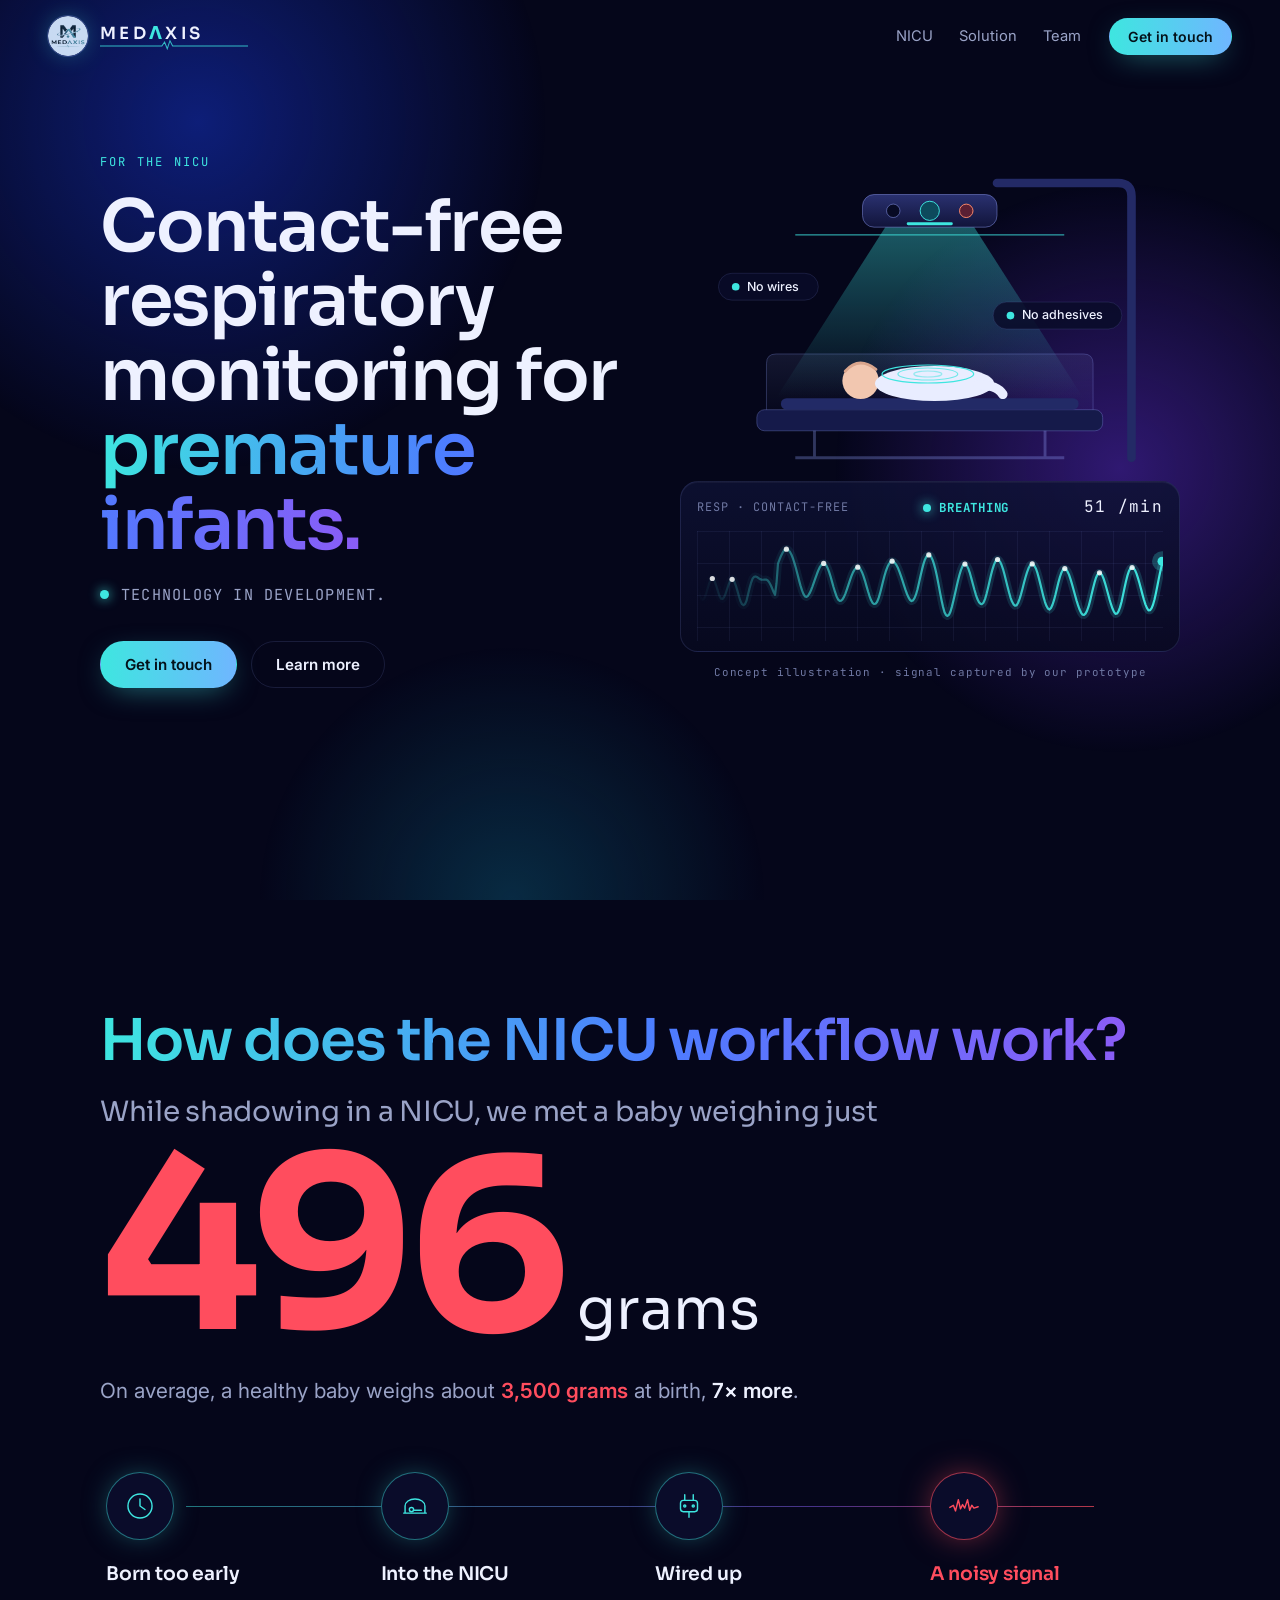
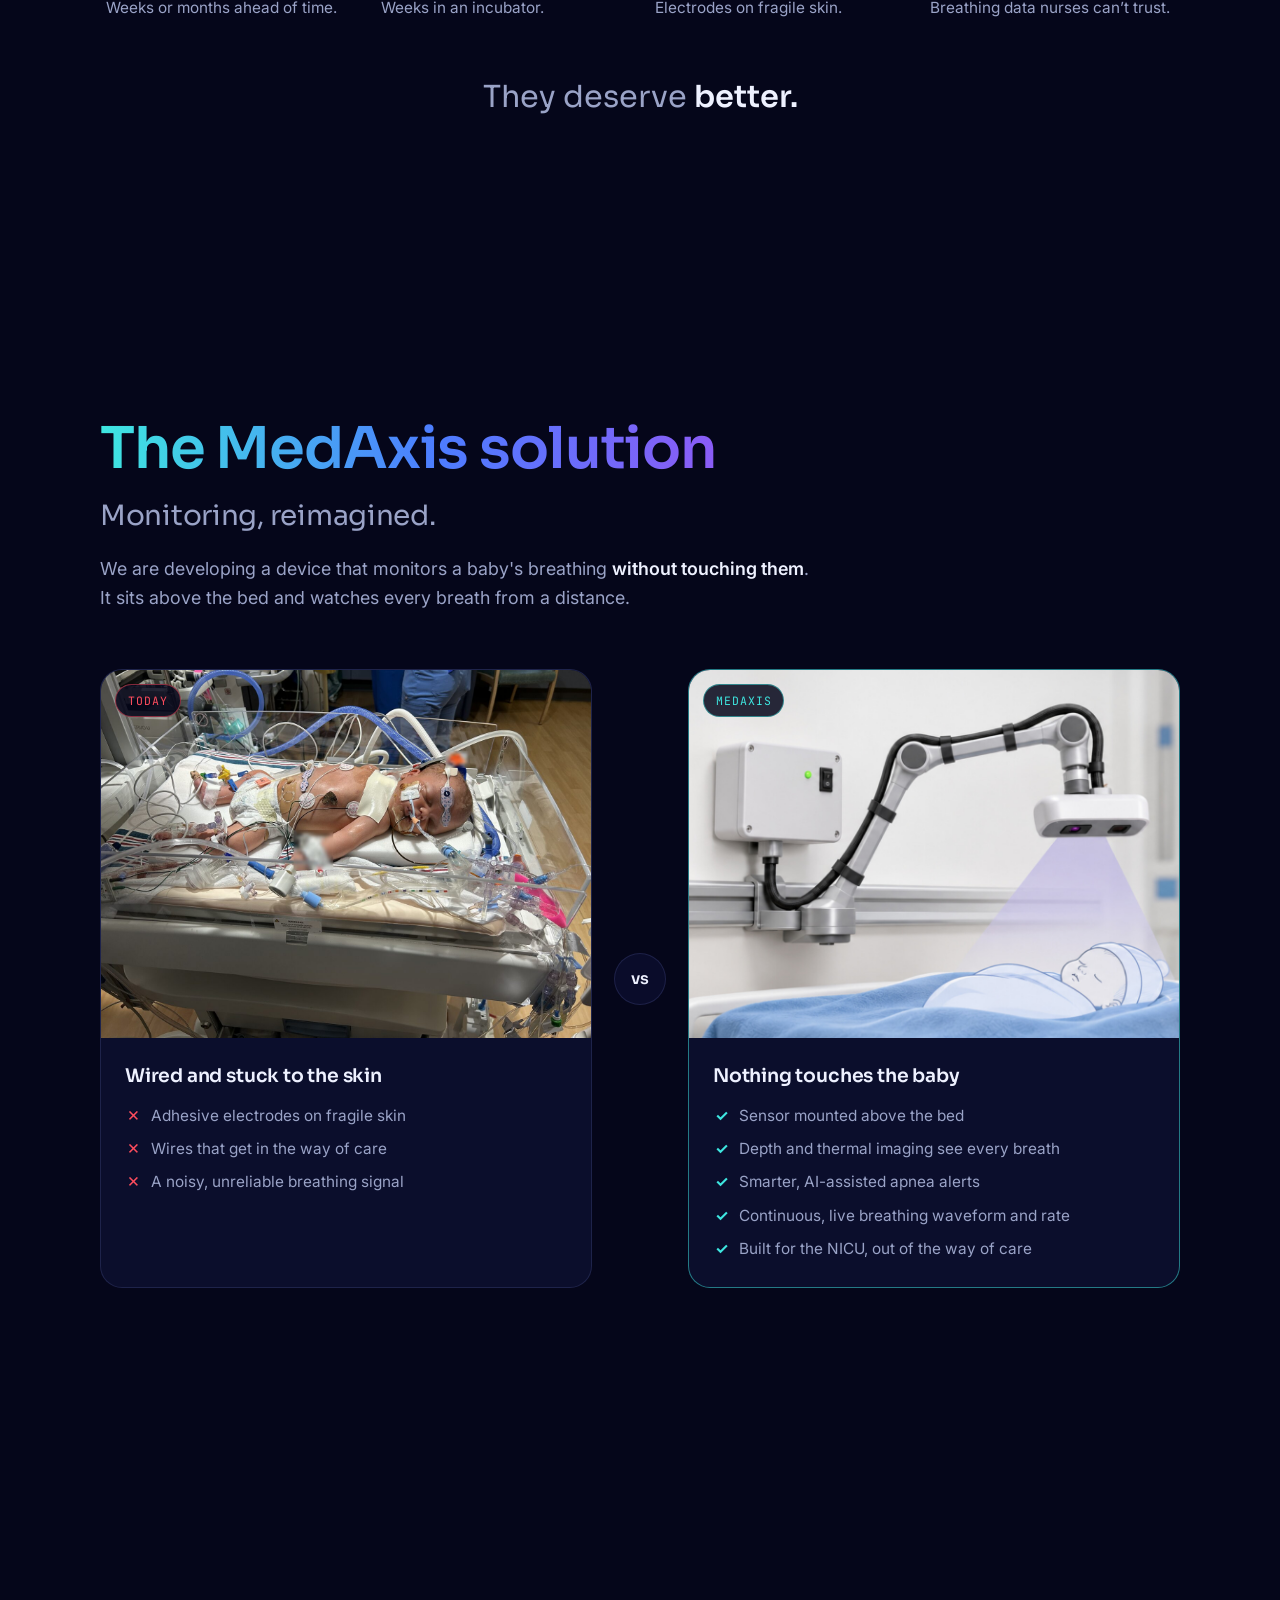
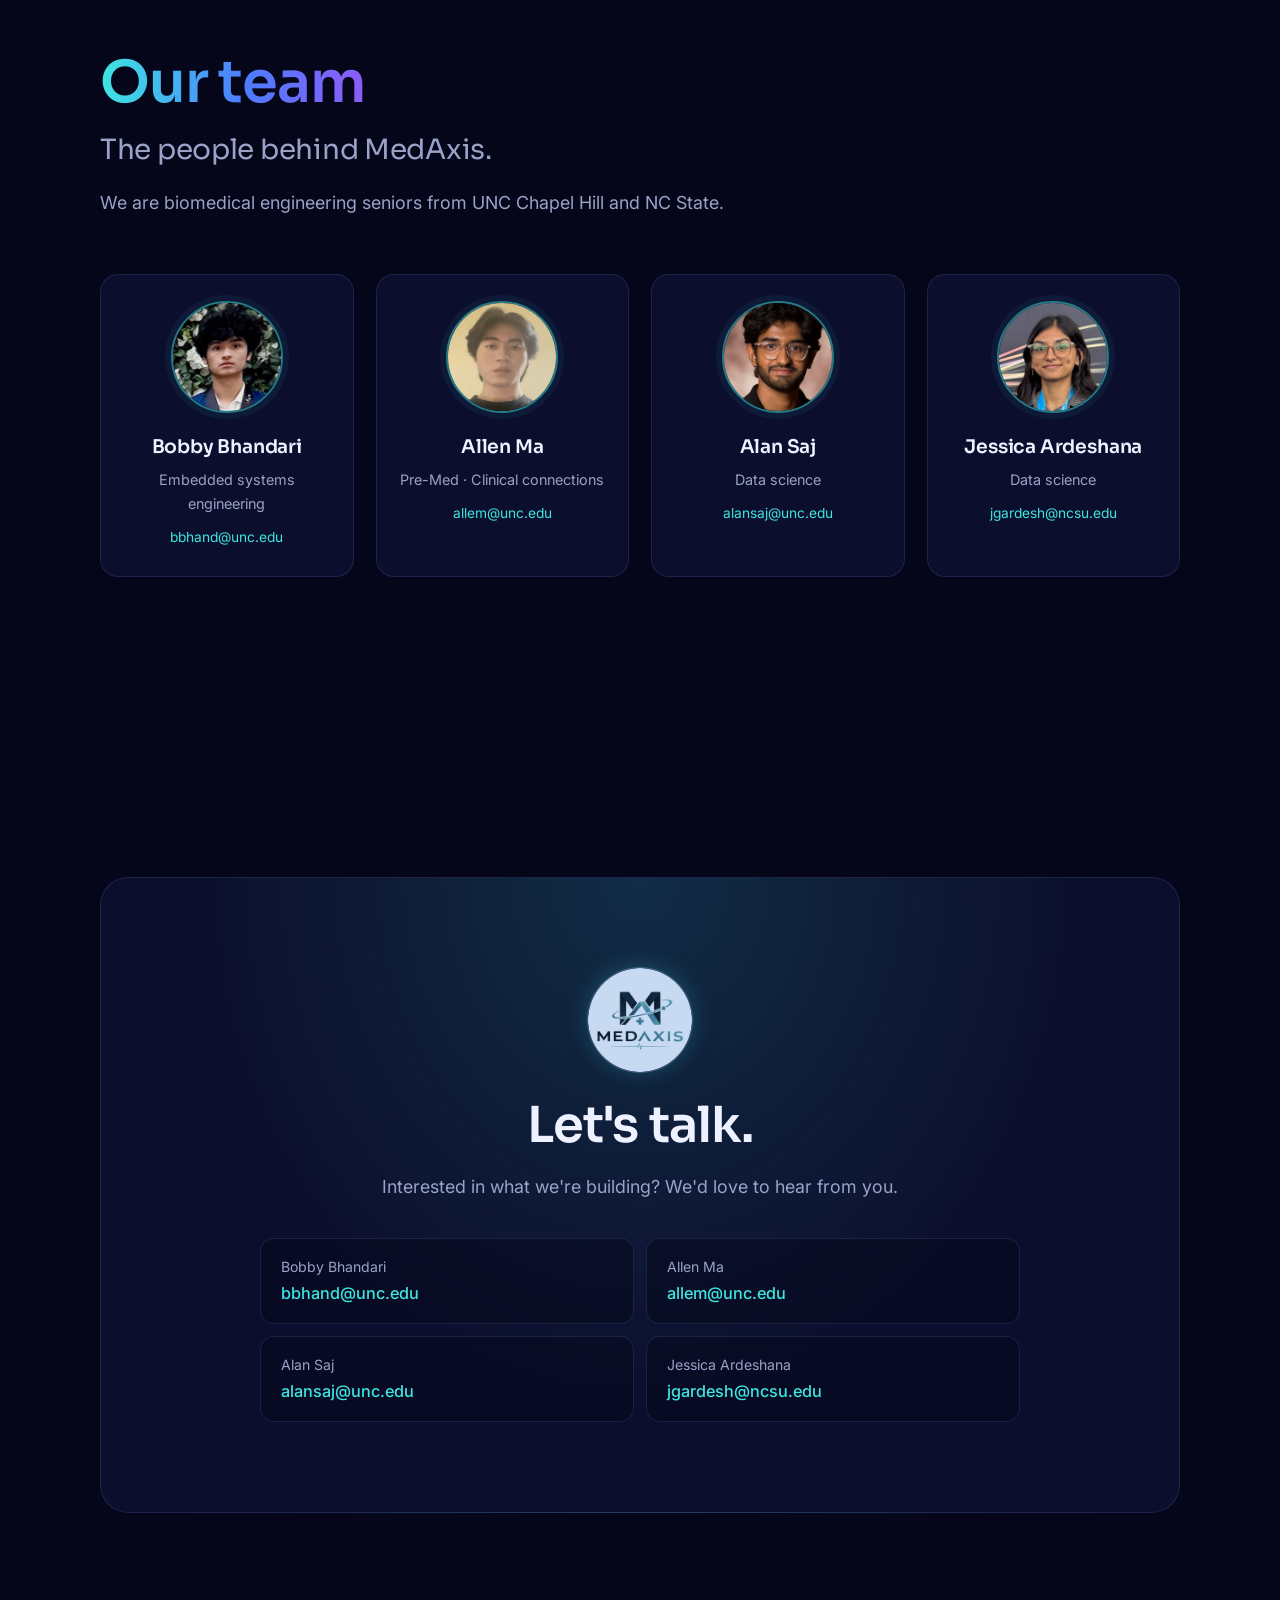
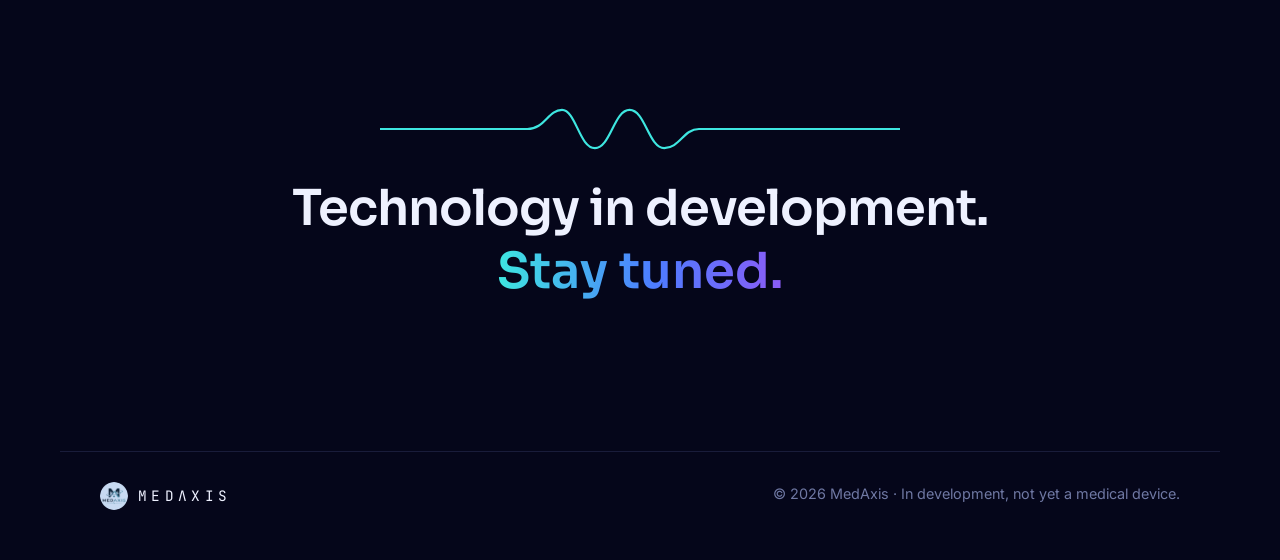
<file: docs/index.html>
<!doctype html>
<html lang="en">
<head>
  <meta charset="utf-8">
  <meta name="viewport" content="width=device-width, initial-scale=1">
  <title>MedAxis · Contact-free respiratory monitoring for premature infants</title>
  <meta name="description" content="MedAxis is developing an intelligent, depth-imaging system to track breathing movements and support more reliable apnea monitoring in neonatal intensive care units.">
  <meta name="theme-color" content="#05061a">
  <meta property="og:title" content="MedAxis">
  <meta property="og:description" content="Contact-free respiratory monitoring for premature infants.">
  <meta property="og:type" content="website">
  <meta property="og:url" content="https://jessicaardeshana.github.io/neonatal_respiratory_monitoring/">
  <meta property="og:image" content="https://jessicaardeshana.github.io/neonatal_respiratory_monitoring/assets/img/share.jpg">
  <meta property="og:image:width" content="1200">
  <meta property="og:image:height" content="630">
  <meta property="og:image:alt" content="MedAxis: contact-free respiratory monitoring for premature infants">
  <meta name="twitter:card" content="summary_large_image">
  <meta name="twitter:image" content="https://jessicaardeshana.github.io/neonatal_respiratory_monitoring/assets/img/share.jpg">
  <link rel="icon" href="assets/img/logo.png" type="image/png">
  <link rel="apple-touch-icon" href="assets/img/apple-touch-icon.png">
  <link rel="preconnect" href="https://fonts.googleapis.com">
  <link rel="preconnect" href="https://fonts.gstatic.com" crossorigin>
  <link href="https://fonts.googleapis.com/css2?family=Sora:wght@300;400;600;700&family=Inter:wght@400;500;600&family=JetBrains+Mono:wght@400;500&display=swap" rel="stylesheet">
  <link rel="stylesheet" href="styles.css?v=202611231834">
</head>
<body>
  <div class="aurora" aria-hidden="true"><span></span><span></span><span></span></div>

  <header class="nav" id="nav">
    <a class="brand" href="#top" aria-label="MedAxis home">
      <img class="brand-logo" src="assets/img/logo.png" alt="" width="40" height="40">
      <svg class="wordmark" viewBox="0 0 220 40" aria-hidden="true">
        <text x="0" y="24" class="wm-text">MED<tspan class="wm-lambda">Λ</tspan>XIS</text>
        <path class="wm-pulse" d="M0 35 H92 l4 -6 l4 10 l4 -12 l4 8 H220" />
      </svg>
    </a>
    <nav class="nav-links" aria-label="Sections">
      <a href="#why">NICU</a>
      <a href="#solution">Solution</a>
      <a href="#team">Team</a>
    </nav>
    <a class="btn btn-small" href="#contact">Get in touch</a>
  </header>

  <main id="top">
    <!-- HERO -->
    <section class="hero">
      <div class="hero-copy reveal">
        <p class="eyebrow">For the NICU</p>
        <h1>Contact-free respiratory monitoring for <span class="grad">premature infants.</span></h1>
        <p class="lede hero-status-line"><span class="dev-dot" aria-hidden="true"></span>Technology in development.</p>
        <div class="cta-row">
          <a class="btn" href="#contact">Get in touch</a>
          <a class="btn btn-ghost" href="#why">Learn more</a>
        </div>
      </div>

      <figure class="scene reveal" aria-label="Illustration: the MedAxis sensor above a baby in a NICU bed, tracking breathing without touching the baby">
        <svg class="scene-art" viewBox="0 0 520 330" aria-hidden="true">
          <defs>
            <linearGradient id="beam" x1="0" y1="0" x2="0" y2="1">
              <stop offset="0" stop-color="#3ee6e0" stop-opacity=".38"/>
              <stop offset="1" stop-color="#3ee6e0" stop-opacity="0"/>
            </linearGradient>
            <linearGradient id="beamPause" x1="0" y1="0" x2="0" y2="1">
              <stop offset="0" stop-color="#ffb547" stop-opacity=".38"/>
              <stop offset="1" stop-color="#ffb547" stop-opacity="0"/>
            </linearGradient>
            <linearGradient id="beamAlert" x1="0" y1="0" x2="0" y2="1">
              <stop offset="0" stop-color="#ff4d5e" stop-opacity=".45"/>
              <stop offset="1" stop-color="#ff4d5e" stop-opacity="0"/>
            </linearGradient>
            <linearGradient id="metal" x1="0" y1="0" x2="0" y2="1">
              <stop offset="0" stop-color="#2a3170"/><stop offset="1" stop-color="#11143a"/>
            </linearGradient>
            <linearGradient id="hood" x1="0" y1="0" x2="0" y2="1">
              <stop offset="0" stop-color="#9fb3ff" stop-opacity=".10"/><stop offset="1" stop-color="#9fb3ff" stop-opacity=".02"/>
            </linearGradient>
          </defs>
          <!-- mount -->
          <path class="arm" d="M470 312 V40 Q470 26 456 26 H330"/>
          <!-- sensing field -->
          <polygon class="field" points="215,70 305,70 420,250 100,250"/>
          <line class="scanline" x1="120" x2="400" y1="80" y2="80"/>
          <!-- sensor head -->
          <rect x="190" y="38" width="140" height="34" rx="12" fill="url(#metal)" stroke="rgba(150,165,255,.45)"/>
          <circle cx="222" cy="55" r="7" class="lens"/>
          <circle cx="260" cy="55" r="10" class="lens lens-depth"/>
          <circle cx="298" cy="55" r="7" class="lens lens-thermal"/>
          <rect x="236" y="67" width="48" height="3" rx="1.5" class="led"/>
          <!-- bed -->
          <rect x="80" y="262" width="360" height="22" rx="8" fill="#151a4a" stroke="rgba(150,165,255,.3)"/>
          <path d="M90 262 V214 Q90 204 100 204 H420 Q430 204 430 214 V262" fill="url(#hood)" stroke="rgba(150,165,255,.28)"/>
          <rect x="105" y="250" width="310" height="12" rx="6" fill="#222a66"/>
          <path d="M140 284 V312 M380 284 V312 M120 312 H400" stroke="rgba(150,165,255,.3)" stroke-width="3" fill="none"/>
          <!-- baby -->
          <g class="baby">
            <circle cx="188" cy="232" r="19" fill="#f2c7b0"/>
            <path d="M172 222 Q186 206 204 220" fill="none" stroke="#d9a58c" stroke-width="3" stroke-linecap="round"/>
            <g class="chest"><ellipse cx="265" cy="238" rx="62" ry="15" fill="#e9edff"/></g>
            <path d="M310 236 Q330 236 336 246" stroke="#e9edff" stroke-width="10" stroke-linecap="round" fill="none"/>
          </g>
          <!-- depth contours on the chest -->
          <g class="contour">
            <ellipse cx="258" cy="228" rx="46" ry="9"/>
            <ellipse cx="258" cy="228" rx="30" ry="6"/>
            <ellipse cx="258" cy="228" rx="14" ry="3"/>
          </g>
          <!-- alert pill: shown while the monitor reports a pause / apnea -->
          <g class="scene-pill pill-pause" opacity="0"><rect x="205" y="176" width="110" height="26" rx="13" fill="#0a0c2a"/><text x="260" y="193.5" text-anchor="middle">Pause</text></g>
          <g class="scene-pill pill-apnea" opacity="0"><rect x="190" y="176" width="140" height="26" rx="13" fill="#0a0c2a"/><text x="260" y="193.5" text-anchor="middle">Apnea detected</text></g>
          <!-- labels -->
          <g class="tag"><rect x="40" y="120" width="104" height="28" rx="14"/><circle cx="58" cy="134" r="4" class="tag-dot"/><text x="70" y="138">No wires</text></g>
          <g class="tag"><rect x="326" y="150" width="134" height="28" rx="14"/><circle cx="344" cy="164" r="4" class="tag-dot"/><text x="356" y="168">No adhesives</text></g>
        </svg>
        <div class="monitor">
          <div class="monitor-bar">
            <span class="mono dim">RESP · CONTACT-FREE</span>
            <span class="status" id="hero-status"><i></i><b id="hero-state">Breathing</b></span>
            <span class="mono speed" id="hero-speed" hidden>▶▶ 4× speed</span>
            <span class="mono readout" id="hero-readout">— /min</span>
          </div>
          <canvas id="hero-signal" height="110"></canvas>
        </div>
        <figcaption class="mono dim">Concept illustration · signal captured by our prototype</figcaption>
      </figure>
    </section>

    <!-- WHY -->
    <section class="story" id="why">
      <h2 class="section-title reveal">How does the NICU workflow work?</h2>
      <p class="section-sub story-line reveal">While shadowing in a NICU, we met a baby weighing just</p>
      <p class="big-number reveal" aria-label="500 grams"><span id="grams" data-to="500">0</span><small>grams</small></p>
      <div class="compare-weight reveal">
        <p>On average, a healthy baby weighs about <strong class="red">3,500 grams</strong> at birth, <strong>7× more</strong>.</p>
      </div>

      <ol class="journey">
        <li class="step reveal">
          <span class="step-icon" aria-hidden="true"><svg viewBox="0 0 48 48"><circle cx="24" cy="24" r="17"/><path d="M24 14v10l7 5"/></svg></span>
          <h3>Born too early</h3>
          <p>Weeks or months ahead of time.</p>
        </li>
        <li class="step reveal">
          <span class="step-icon" aria-hidden="true"><svg viewBox="0 0 48 48"><path d="M8 34h32M10 34V24a14 10 0 0 1 28 0v10"/><circle cx="19" cy="29" r="3"/><path d="M23 30h10"/></svg></span>
          <h3>Into the NICU</h3>
          <p>Weeks in an incubator.</p>
        </li>
        <li class="step reveal">
          <span class="step-icon" aria-hidden="true"><svg viewBox="0 0 48 48"><rect x="12" y="16" width="24" height="16" rx="4"/><path d="M18 16V8M30 16V8M24 32v8"/><circle cx="18" cy="24" r="1.5"/><circle cx="30" cy="24" r="1.5"/></svg></span>
          <h3>Wired up</h3>
          <p>Electrodes on fragile skin.</p>
        </li>
        <li class="step step-alert reveal">
          <span class="step-icon" aria-hidden="true"><svg viewBox="0 0 48 48"><path d="M4 26l5-3 3 8 4-16 3 13 3-6 3 5 4-12 3 15 3-7 3 4 6-2"/></svg></span>
          <h3>A noisy signal</h3>
          <p>Breathing data nurses can’t trust.</p>
        </li>
      </ol>
      <p class="punch reveal">They deserve <strong>better.</strong></p>
    </section>

    <!-- SOLUTION -->
    <section class="solution" id="solution">
      <div class="section-head reveal">
        <h2 class="section-title">The MedAxis solution</h2>
        <p class="section-sub">Monitoring, reimagined.</p>
        <p class="lede">We are developing a device that monitors a baby's breathing <strong>without touching them</strong>. It sits above the bed and watches every breath from a distance.</p>
      </div>

      <div class="compare">
        <figure class="vs-card vs-today reveal">
          <span class="vs-label mono">Today</span>
          <img src="assets/img/nicu_today.jpg" alt="A premature baby in a NICU bed covered in adhesive electrodes, wires and tubes" loading="lazy" width="1400" height="1050">
          <figcaption>
            <h3>Wired and stuck to the skin</h3>
            <ul>
              <li>Adhesive electrodes on fragile skin</li>
              <li>Wires that get in the way of care</li>
              <li>A noisy, unreliable breathing signal</li>
            </ul>
          </figcaption>
        </figure>
        <span class="vs-badge" aria-hidden="true">vs</span>
        <figure class="vs-card vs-medaxis reveal">
          <span class="vs-label mono">MedAxis</span>
          <img src="assets/img/medaxis_device.jpg" alt="Concept render of the MedAxis sensor on an arm above a sleeping infant, sensing breathing from a distance" loading="lazy" width="1026" height="770">
          <figcaption>
            <h3>Nothing touches the baby</h3>
            <ul>
              <li>Sensor mounted above the bed</li>
              <li>Depth and thermal imaging see every breath</li>
              <li>Smarter, AI-assisted apnea alerts</li>
              <li>Continuous, live breathing waveform and rate</li>
              <li>Built for the NICU, out of the way of care</li>
            </ul>
          </figcaption>
        </figure>
      </div>

    </section>

    <!-- TEAM -->
    <section class="team" id="team">
      <div class="section-head reveal">
        <h2 class="section-title">Our team</h2>
        <p class="section-sub">The people behind MedAxis.</p>
        <p class="lede">We are biomedical engineering seniors from UNC Chapel Hill and NC State.</p>
      </div>
      <div class="people">
        <article class="person reveal" data-initials="BB"><img src="assets/team/bobby.jpg" alt="Bobby Bhandari" loading="lazy">
          <h3>Bobby Bhandari</h3><p class="role">Embedded systems engineering</p><a href="mailto:bbhand@unc.edu">bbhand@unc.edu</a></article>
        <article class="person reveal" data-initials="AM"><img src="assets/team/allen.jpg" alt="Allen Ma" loading="lazy">
          <h3>Allen Ma</h3><p class="role">Pre-Med · Clinical connections</p><a href="mailto:allem@unc.edu">allem@unc.edu</a></article>
        <article class="person reveal" data-initials="AS"><img src="assets/team/alan.jpg" alt="Alan Saj" loading="lazy">
          <h3>Alan Saj</h3><p class="role">Data science</p><a href="mailto:alansaj@unc.edu">alansaj@unc.edu</a></article>
        <article class="person reveal" data-initials="JA"><img src="assets/team/jessica.jpg" alt="Jessica Ardeshana" loading="lazy">
          <h3>Jessica Ardeshana</h3><p class="role">Data science</p><a href="mailto:jgardesh@ncsu.edu">jgardesh@ncsu.edu</a></article>
      </div>
    </section>

    <!-- CONTACT -->
    <section class="contact" id="contact">
      <div class="contact-card reveal">
        <img class="contact-logo" src="assets/img/logo.png" alt="MedAxis logo" width="104" height="104" loading="lazy">
        <h2>Let's talk.</h2>
        <p class="lede">Interested in what we're building? We'd love to hear from you.</p>
        <ul class="contact-list">
          <li><a href="mailto:bbhand@unc.edu?subject=Hello%20MedAxis"><span>Bobby Bhandari</span><b>bbhand@unc.edu</b></a></li>
          <li><a href="mailto:allem@unc.edu?subject=Hello%20MedAxis"><span>Allen Ma</span><b>allem@unc.edu</b></a></li>
          <li><a href="mailto:alansaj@unc.edu?subject=Hello%20MedAxis"><span>Alan Saj</span><b>alansaj@unc.edu</b></a></li>
          <li><a href="mailto:jgardesh@ncsu.edu?subject=Hello%20MedAxis"><span>Jessica Ardeshana</span><b>jgardesh@ncsu.edu</b></a></li>
        </ul>
      </div>
    </section>

    <!-- STAY TUNED -->
    <section class="tuned">
      <div class="tuned-inner reveal">
        <svg class="tuned-line" viewBox="0 0 600 60" aria-hidden="true"><path d="M0 30 H170 C190 30 194 8 210 8 S230 52 248 52 S270 8 288 8 S310 52 328 52 S350 30 368 30 H600"/></svg>
        <h2>Technology in development.</h2>
        <p class="tuned-sub grad">Stay tuned.</p>
      </div>
    </section>
  </main>

  <footer class="footer">
    <div class="footer-row">
      <span class="footer-brand"><img src="assets/img/logo.png" alt="" width="28" height="28" loading="lazy"><span class="mono">MEDΛXIS</span></span>
      <span class="dim">© 2026 MedAxis · In development, not yet a medical device.</span>
    </div>
  </footer>

  <script src="assets/data/trace.js?v=202611231834"></script>
  <script src="main.js?v=202611231834"></script>
</body>
</html>
</file>
<file: docs/styles.css>
/* MedAxis — "Signal" direction. Deep navy, drifting blue/violet light (from the
   pitch deck), cyan for signals, red reserved for alerts. */
:root {
  --bg: #05061a;
  --bg-2: #0a0c2a;
  --panel: rgba(18, 22, 60, 0.55);
  --line: rgba(150, 165, 255, 0.14);
  --text: #eef1ff;
  --muted: #9aa3c7;
  --dim: #6f78a3;
  --cyan: #3ee6e0;
  --blue: #4d7cff;
  --violet: #8b5cf6;
  --red: #ff4d5e;
  --amber: #ffb547;
  --radius: 18px;
  --max: 1160px;
  --font-display: "Sora", system-ui, sans-serif;
  --font-body: "Inter", system-ui, -apple-system, sans-serif;
  --font-mono: "JetBrains Mono", ui-monospace, Menlo, monospace;
}

* { box-sizing: border-box; }
html { scroll-behavior: smooth; scroll-padding-top: 84px; }
body {
  margin: 0;
  background: var(--bg);
  color: var(--text);
  font: 400 17px/1.65 var(--font-body);
  -webkit-font-smoothing: antialiased;
}
html { overflow-x: clip; }
img { max-width: 100%; display: block; }
a { color: inherit; }
h1, h2, h3 { font-family: var(--font-display); letter-spacing: -0.02em; margin: 0; }
h1 { font-size: clamp(2.5rem, 5.6vw, 4.6rem); line-height: 1.04; font-weight: 600; }
h2 { font-size: clamp(2rem, 4vw, 3.1rem); line-height: 1.1; font-weight: 600; }
h3 { font-size: 1.18rem; font-weight: 600; letter-spacing: -0.01em; }
p { margin: 0; }
.mono { font-family: var(--font-mono); font-size: 0.74rem; letter-spacing: 0.08em; }
.dim { color: var(--dim); }
.eyebrow {
  font-family: var(--font-mono); font-size: 0.76rem; letter-spacing: 0.18em; text-transform: uppercase;
  color: var(--cyan); margin-bottom: 18px;
}
.lede { color: var(--muted); font-size: 1.12rem; max-width: 640px; margin-top: 20px; }
.grad {
  background: linear-gradient(90deg, var(--cyan), var(--blue) 55%, var(--violet));
  -webkit-background-clip: text; background-clip: text; color: transparent;
}
strong { color: var(--text); font-weight: 600; }
.alert { color: var(--red); }

/* ---------- background light ---------- */
.aurora { position: fixed; inset: 0; z-index: -1; overflow: hidden; pointer-events: none; }
.aurora span { position: absolute; border-radius: 50%; opacity: 0.5; }
.aurora span:nth-child(1) { width: 55vw; height: 55vw; left: -12vw; top: -18vw; background: radial-gradient(circle, #1736d6 0%, transparent 70%); }
.aurora span:nth-child(2) { width: 45vw; height: 45vw; right: -10vw; top: 20vh; background: radial-gradient(circle, #5b2bc9 0%, transparent 70%); animation-duration: 32s; }
.aurora span:nth-child(3) { width: 40vw; height: 40vw; left: 20vw; bottom: -20vw; background: radial-gradient(circle, #0f6f8f 0%, transparent 70%); animation-duration: 38s; opacity: 0.35; }


/* ---------- nav ---------- */
.nav {
  position: fixed; top: 0; left: 0; right: 0; z-index: 10;
  display: flex; align-items: center; gap: 28px; padding: 16px clamp(16px, 4vw, 48px);
  transition: background 0.3s, border-color 0.3s;
  border-bottom: 1px solid transparent;
}
.nav.scrolled { background: rgba(5, 6, 26, 0.92); border-color: var(--line); }
.brand { display: flex; align-items: center; gap: 12px; text-decoration: none; }
.brand-logo { width: 40px; height: 40px; border-radius: 50%; box-shadow: 0 0 0 1px rgba(150, 165, 255, 0.25), 0 0 24px -4px rgba(62, 230, 224, 0.45); }
.wordmark { width: 148px; height: 28px; overflow: visible; }
.wm-text { font-family: var(--font-display); font-weight: 600; font-size: 25px; letter-spacing: 5px; fill: var(--text); }
.wm-lambda { fill: var(--cyan); }
.wm-pulse { fill: none; stroke: var(--cyan); stroke-width: 1.5; opacity: 0.8; }
.nav-links { display: flex; gap: 26px; margin-left: auto; }
.nav-links a { text-decoration: none; color: var(--muted); font-size: 0.92rem; transition: color 0.15s; }
.nav-links a:hover { color: var(--text); }

/* ---------- buttons ---------- */
.btn {
  display: inline-flex; align-items: center; justify-content: center; gap: 8px;
  padding: 13px 24px; border-radius: 999px; border: 1px solid transparent; cursor: pointer;
  font: 600 0.95rem var(--font-body); text-decoration: none; color: #04121a;
  background: linear-gradient(90deg, var(--cyan), #6fb6ff);
  box-shadow: 0 8px 30px -10px rgba(62, 230, 224, 0.55);
  transition: transform 0.15s, box-shadow 0.2s;
}
.btn:hover { transform: translateY(-1px); box-shadow: 0 12px 36px -10px rgba(62, 230, 224, 0.75); }
.btn-ghost { background: transparent; color: var(--text); border-color: var(--line); box-shadow: none; }
.btn-ghost:hover { border-color: rgba(150, 165, 255, 0.4); box-shadow: none; }
.btn-small { padding: 9px 18px; font-size: 0.88rem; }
.cta-row { display: flex; gap: 14px; flex-wrap: wrap; margin-top: 34px; }

/* ---------- layout ---------- */
main > section { max-width: var(--max); margin: 0 auto; padding: clamp(80px, 12vw, 150px) clamp(16px, 4vw, 40px); }
.section-head { margin-bottom: 56px; }

/* ---------- hero ---------- */
.hero { display: grid; grid-template-columns: 1.05fr 1fr; gap: 56px; align-items: center; min-height: min(100vh, 860px); padding-top: 130px !important; }
.monitor {
  margin: 0; padding: 18px 18px 14px; border-radius: var(--radius);
  background: linear-gradient(180deg, rgba(14, 18, 52, 0.85), rgba(8, 10, 32, 0.85));
  border: 1px solid var(--line);
  box-shadow: inset 0 1px 0 rgba(255, 255, 255, 0.04);
}
.monitor-bar { display: flex; align-items: center; justify-content: space-between; gap: 12px; margin-bottom: 10px; }
.status { display: inline-flex; align-items: center; gap: 8px; font: 600 0.78rem var(--font-mono); letter-spacing: 0.06em; text-transform: uppercase; color: var(--cyan); }
.status i { width: 8px; height: 8px; border-radius: 50%; background: currentColor; box-shadow: 0 0 12px currentColor; animation: blink 1.6s ease-in-out infinite; }
.status.pause { color: var(--amber); }
.status.apnea { color: var(--red); }
.status.apnea i { animation-duration: 0.6s; }
@keyframes blink { 50% { opacity: 0.35; } }
.readout { font-size: 1rem; color: var(--text); min-width: 7ch; text-align: right; }
canvas { display: block; width: 100%; }
.monitor figcaption { margin-top: 10px; font-size: 0.68rem; }

/* ---------- story ---------- */
.story { text-align: left; }
.story-line { max-width: 900px; }
.big-number {
  font-family: var(--font-display); font-weight: 700; line-height: 0.9; letter-spacing: -0.04em;
  font-size: clamp(6rem, 19vw, 15rem); color: var(--red); margin: 10px 0 60px;
}
.big-number small { font-size: 0.24em; letter-spacing: 0; margin-left: 0.25em; color: var(--text); font-weight: 400; }
/* ---------- hero scene ---------- */
.scene { margin: 0; }
.scene-art { width: 100%; height: auto; display: block; overflow: visible; }
.arm { fill: none; stroke: #232a66; stroke-width: 9; stroke-linecap: round; }
.field { fill: url(#beam); }
.scanline { stroke: var(--cyan); stroke-width: 1.5; opacity: .7; animation: scan 3.6s ease-in-out infinite; }
@keyframes scan { 0% { transform: translateY(0); opacity: 0; } 15% { opacity: .8; } 85% { opacity: .8; } 100% { transform: translateY(165px); opacity: 0; } }
.lens { fill: #070a24; stroke: rgba(150,165,255,.5); }
.lens-depth { fill: #0d4a5c; stroke: var(--cyan); }
.lens-thermal { fill: #5a1f33; stroke: #ff8a6b; }
.led { fill: var(--cyan); animation: blink 2.4s ease-in-out infinite; }
.chest { transform-box: fill-box; transform-origin: 50% 100%; }
.contour { transform-box: fill-box; transform-origin: center; }
.contour ellipse { fill: none; stroke: var(--cyan); stroke-width: 1.2; transition: stroke .4s; }
.contour ellipse:nth-child(2) { opacity: .7; } .contour ellipse:nth-child(3) { opacity: .5; }
.tag rect { fill: rgba(10, 12, 42, .85); stroke: var(--line); }
.tag text { fill: var(--text); font: 500 13px var(--font-body); }
.tag-dot { fill: var(--cyan); }
.scene .monitor { padding: 12px 16px 10px; margin-top: 6px; }
.scene figcaption { margin-top: 12px; font-size: 0.68rem; text-align: center; }

/* ---------- story journey ---------- */
.journey { list-style: none; padding: 0; margin: 0 0 56px; display: grid; grid-template-columns: repeat(4, 1fr); gap: 18px; position: relative; }
.journey::before { content: ""; position: absolute; top: 34px; left: 8%; right: 8%; height: 1px;
  background: linear-gradient(90deg, rgba(62,230,224,.5), rgba(139,92,246,.5) 70%, rgba(255,77,94,.7)); }
.step { position: relative; padding: 0 6px; }
.step-icon { width: 68px; height: 68px; border-radius: 50%; display: grid; place-items: center; position: relative;
  background: var(--bg-2); border: 1px solid rgba(62,230,224,.45); box-shadow: 0 0 30px -8px rgba(62,230,224,.5); }
.step-icon svg { width: 34px; height: 34px; fill: none; stroke: var(--cyan); stroke-width: 2; stroke-linecap: round; stroke-linejoin: round; }
.step-num { display: block; margin: 18px 0 6px; color: var(--dim); }
.step h3 { margin-bottom: 6px; }
.step p { color: var(--muted); font-size: 0.96rem; }
.step-alert .step-icon { border-color: rgba(255,77,94,.6); box-shadow: 0 0 34px -6px rgba(255,77,94,.6); }
.step-alert .step-icon svg { stroke: var(--red); }
.step-alert h3 { color: var(--red); }
.journey .step:nth-child(2) { transition-delay: .08s; } .journey .step:nth-child(3) { transition-delay: .16s; } .journey .step:nth-child(4) { transition-delay: .24s; }

/* ---------- solution ---------- */
.solution .lede { max-width: 720px; }
.compare { display: grid; grid-template-columns: 1fr auto 1fr; gap: 22px; align-items: stretch; margin-bottom: 64px; }
.vs-card { margin: 0; position: relative; border-radius: 22px; overflow: hidden; background: var(--panel); border: 1px solid var(--line); display: flex; flex-direction: column; }
.vs-card img { width: 100%; height: auto; aspect-ratio: 4 / 3; object-fit: cover; }
.vs-card figcaption { padding: 22px 24px 26px; }
.vs-card h3 { margin-bottom: 12px; }
.vs-card ul { list-style: none; padding: 0; margin: 0; display: grid; gap: 8px; color: var(--muted); font-size: 0.96rem; }
.vs-card li { padding-left: 26px; position: relative; }
.vs-label { position: absolute; top: 14px; left: 14px; z-index: 1; padding: 6px 12px; border-radius: 999px; font-size: 0.72rem; text-transform: uppercase;
  background: rgba(5, 6, 26, 0.85); }
.vs-today .vs-label { color: var(--red); border: 1px solid rgba(255,77,94,.5); }
.vs-today li::before { content: "✕"; position: absolute; left: 2px; color: var(--red); font-weight: 700; }
.vs-medaxis { border-color: rgba(62,230,224,.5); }
.vs-medaxis .vs-label { color: var(--cyan); border: 1px solid rgba(62,230,224,.5); }
.vs-medaxis li::before { content: "✓"; position: absolute; left: 2px; color: var(--cyan); font-weight: 700; }
.vs-badge { align-self: center; width: 52px; height: 52px; border-radius: 50%; display: grid; place-items: center;
  font: 600 1rem var(--font-display); color: var(--text); background: var(--bg-2); border: 1px solid var(--line); }

/* ---------- team ---------- */
.people { display: grid; grid-template-columns: repeat(4, 1fr); gap: 22px; }
.person { padding: 26px 22px; border-radius: var(--radius); background: var(--panel); border: 1px solid var(--line); text-align: center; transition: border-color 0.25s; }
.person:hover { border-color: rgba(150, 165, 255, 0.32); }
.person img, .person .avatar {
  width: 112px; height: 112px; margin: 0 auto 18px; border-radius: 50%; object-fit: cover;
  border: 2px solid rgba(62, 230, 224, 0.5); box-shadow: 0 0 0 6px rgba(62, 230, 224, 0.06);
}
.person .avatar { display: grid; place-items: center; font: 600 1.7rem var(--font-display); color: var(--text); background: linear-gradient(140deg, #1b2a8f, #4b2aa8); }
.person .role { color: var(--muted); font-size: 0.9rem; margin-top: 6px; }
.person a { color: var(--cyan); font-size: 0.86rem; text-decoration: none; word-break: break-all; }
.person a:hover { text-decoration: underline; }

/* ---------- contact & footer ---------- */
.contact-card {
  text-align: center; padding: clamp(48px, 8vw, 90px) 24px; border-radius: 28px; border: 1px solid var(--line);
  background: radial-gradient(ellipse at 50% 0%, rgba(62, 230, 224, 0.14), transparent 60%), var(--panel);
}
.contact-card .lede { margin-left: auto; margin-right: auto; }
.contact-card .cta-row { justify-content: center; }
.footer { max-width: var(--max); margin: 0 auto; padding: 30px clamp(16px, 4vw, 40px) 50px; border-top: 1px solid var(--line); }
.footer-row { display: flex; gap: 24px; justify-content: space-between; flex-wrap: wrap; font-size: 0.9rem; }
.footer .mono { font-size: 0.9rem; letter-spacing: 0.3em; }

/* ---------- reveal ---------- */
.reveal { opacity: 0; transform: translateY(10px); transition: opacity 0.5s ease, transform 0.5s ease-out; }
.reveal.in { opacity: 1; transform: none; }

/* ---------- responsive ---------- */
@media (max-width: 980px) {
  .hero { grid-template-columns: 1fr; }
  .hero { min-height: auto; gap: 40px; }
  .compare { grid-template-columns: 1fr; }
  .vs-badge { justify-self: center; margin: -8px 0; }
  .journey { grid-template-columns: repeat(2, 1fr); row-gap: 40px; }
  .journey::before { display: none; }
  .people { grid-template-columns: repeat(2, 1fr); }
}
@media (max-width: 720px) {
  .nav-links { display: none; }
  .nav .btn-small { margin-left: auto; }
  body { font-size: 16px; }
  .people { grid-template-columns: 1fr; }
  .journey { grid-template-columns: 1fr; }
}
@media (prefers-reduced-motion: reduce) {
  .aurora span, .status i, .scanline, .led { animation: none; }
  .reveal { opacity: 1; transform: none; transition: none; }
  html { scroll-behavior: auto; }
}

/* Grid/flex children may shrink below their content width (prevents sideways overflow on phones). */
.hero > *, .compare > *, .journey > *, .people > * { min-width: 0; }

.contact-logo { width: 104px; height: 104px; margin: 0 auto 26px; border-radius: 50%;
  box-shadow: 0 0 0 1px rgba(150, 165, 255, 0.3), 0 0 30px -10px rgba(62, 230, 224, 0.55); }
.footer-brand { display: inline-flex; align-items: center; gap: 10px; }
.footer-brand img { width: 28px; height: 28px; border-radius: 50%; }
@media (max-width: 720px) { .wordmark { display: none; } }

.contact-list { list-style: none; padding: 0; margin: 36px auto 0; max-width: 760px; display: grid; grid-template-columns: repeat(2, 1fr); gap: 12px; }
.contact-list a {
  display: flex; flex-direction: column; gap: 2px; padding: 16px 20px; border-radius: 14px; text-decoration: none; text-align: left;
  background: rgba(5, 6, 26, 0.5); border: 1px solid var(--line); transition: border-color 0.2s;
}
.contact-list a:hover { border-color: rgba(62, 230, 224, 0.55); }
.contact-list span { color: var(--muted); font-size: 0.88rem; }
.contact-list b { color: var(--cyan); font-weight: 500; font-size: 1.02rem; word-break: break-all; }
@media (max-width: 720px) { .contact-list { grid-template-columns: 1fr; } }

/* Why: one punchy sentence under the big number */
.big-number { margin-bottom: 18px; }
.punch { text-align: center; font-family: var(--font-display); font-size: clamp(1.3rem, 2.4vw, 1.9rem); line-height: 1.35; color: var(--muted); max-width: 880px; }
.contact-card h2 { margin-top: 4px; }
.punch { margin: 0 auto; }
.person a { display: inline-block; margin-top: 10px; }

/* Hero animations stop while the hero is off screen. */
.scene.paused *, .scene.paused { animation-play-state: paused !important; }
.speed { color: var(--amber); font-size: 0.68rem; padding: 3px 8px; border-radius: 999px; border: 1px solid rgba(255,181,71,.45); }
.speed[hidden] { display: none; }
@media (max-width: 560px) { .monitor-bar > .dim { display: none; } }

/* Hero illustration follows the monitor: amber on a pause, red on apnea. */
.scene-pill { opacity: 0; transition: opacity .3s; }
.scene-pill rect { fill: rgba(10, 12, 42, .9); stroke-width: 1.2; }
.scene-pill text { font: 600 12px var(--font-mono); letter-spacing: .06em; text-transform: uppercase; }
.pill-pause rect { stroke: var(--amber); } .pill-pause text { fill: var(--amber); }
.pill-apnea rect { stroke: var(--red); } .pill-apnea text { fill: var(--red); }
.scene[data-state="pause"] .pill-pause, .scene[data-state="apnea"] .pill-apnea { opacity: 1 !important; }
.scene[data-state="pause"] .field { fill: url(#beamPause); }
.scene[data-state="apnea"] .field { fill: url(#beamAlert); }
.scene[data-state="pause"] .contour ellipse, .scene[data-state="pause"] .scanline { stroke: var(--amber); }
.scene[data-state="apnea"] .contour ellipse, .scene[data-state="apnea"] .scanline { stroke: var(--red); }
.scene[data-state="pause"] .led { fill: var(--amber); }
.scene[data-state="apnea"] .led { fill: var(--red); animation-duration: .6s; }
.scene[data-state="apnea"] .monitor { border-color: rgba(255, 77, 94, .45); }

/* 500 g vs a healthy birth weight */
.compare-weight { max-width: 760px; margin-bottom: 64px; }
.compare-weight p { color: var(--muted); font-size: clamp(1.05rem, 1.8vw, 1.3rem); }
.compare-weight strong.red { color: var(--red); }

/* Closing "stay tuned" */
.tuned { text-align: center; padding-top: 40px !important; }
.tuned-line { width: min(520px, 100%); height: 52px; margin: 0 auto 26px; display: block; }
.tuned-line path { fill: none; stroke: var(--cyan); stroke-width: 2.5; stroke-linecap: round; stroke-dasharray: 700; stroke-dashoffset: 700; }
.tuned-inner.in .tuned-line path { animation: draw 2.4s ease-out forwards; }
@keyframes draw { to { stroke-dashoffset: 0; } }
.tuned h2 { font-weight: 600; }
.tuned-sub { font-family: var(--font-display); font-weight: 600; font-size: clamp(2rem, 4vw, 3.1rem); line-height: 1.2; margin-top: 6px; display: inline-block; }
@media (prefers-reduced-motion: reduce) { .tuned-line path { stroke-dashoffset: 0; } }
.step h3 { margin-top: 18px; }
.hero-status-line { display: inline-flex; align-items: center; gap: 12px; font-family: var(--font-mono); font-size: 0.95rem; letter-spacing: 0.08em; text-transform: uppercase; color: var(--muted); }
.dev-dot { width: 9px; height: 9px; border-radius: 50%; background: var(--cyan); box-shadow: 0 0 12px var(--cyan); animation: blink 1.6s ease-in-out infinite; }
@media (prefers-reduced-motion: reduce) { .dev-dot { animation: none; } }

/* Section heading (large) + the line beneath it (smaller) */
.section-title { font-size: clamp(2.3rem, 4.6vw, 3.6rem); line-height: 1.08; font-weight: 600; color: var(--text); }
.section-sub { font-family: var(--font-display); font-weight: 400; font-size: clamp(1.25rem, 2.2vw, 1.75rem); line-height: 1.3; color: var(--muted); margin-top: 14px; letter-spacing: -0.01em; }
.story .section-sub { margin-top: 18px; }
.section-title { width: fit-content; max-width: 100%; background: linear-gradient(90deg, var(--cyan), var(--blue) 55%, var(--violet)); -webkit-background-clip: text; background-clip: text; color: transparent; padding-bottom: 0.06em; }
</file>
